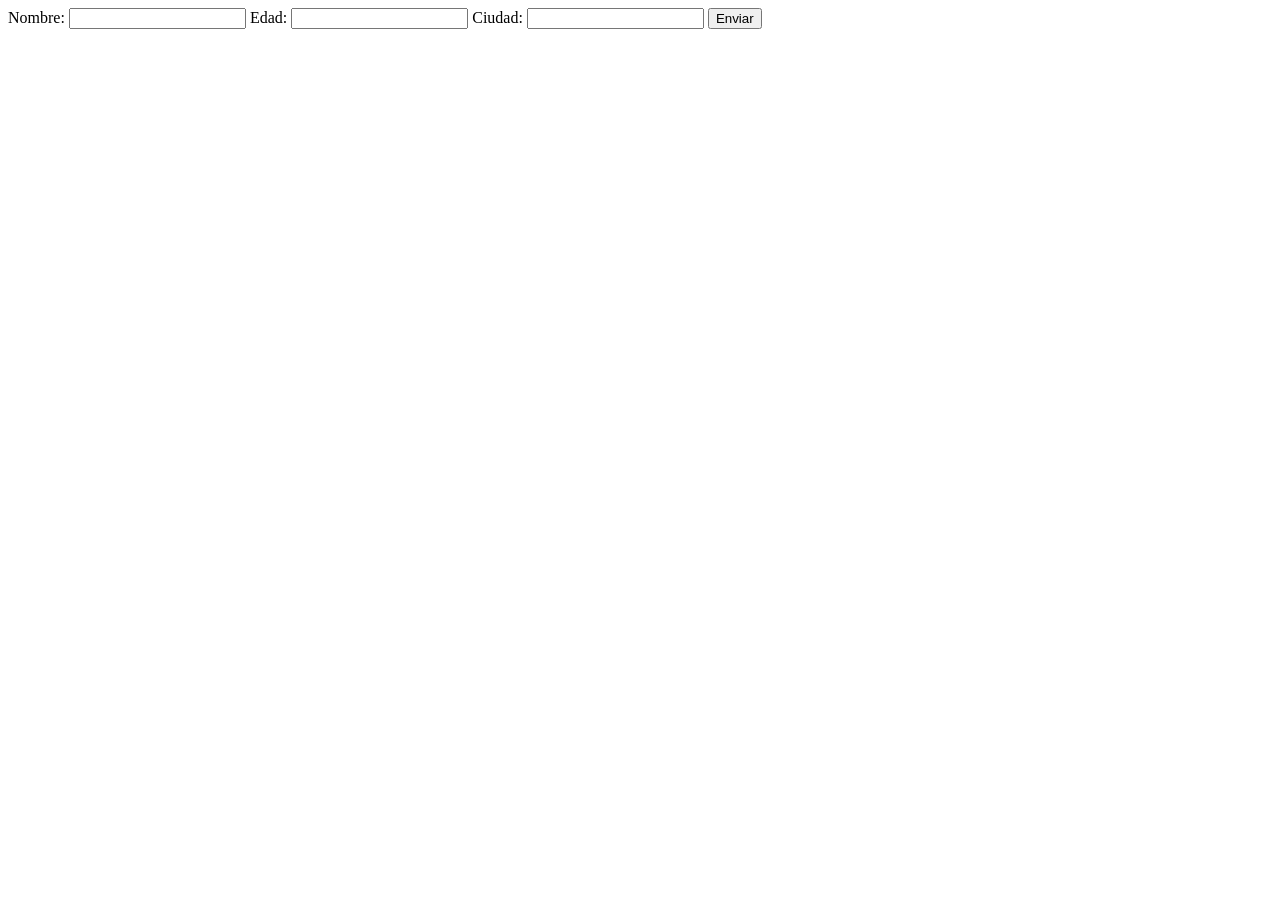
<file: index.html>
<!DOCTYPE html>
<html lang="en">

<head>
    <meta charset="UTF-8">
    <meta name="viewport" content="width=device-width, initial-scale=1.0">
    <title>Document</title>
</head>

<body>

    <form action="https://httpbin.org/post" method="post">
        <label for="nombre">Nombre:</label>
        <input type="text" id="nombre" name="nombre">

        <label for="edad">Edad:</label>
        <input type="number" id="Edad" name="edad">

        <label for="Ciudad">Ciudad:</label>
        <input type="text" id="Ciudad" name="Ciudad">

        <button type="submit">Enviar</button>
    </form>

</body>

</html>
</file>
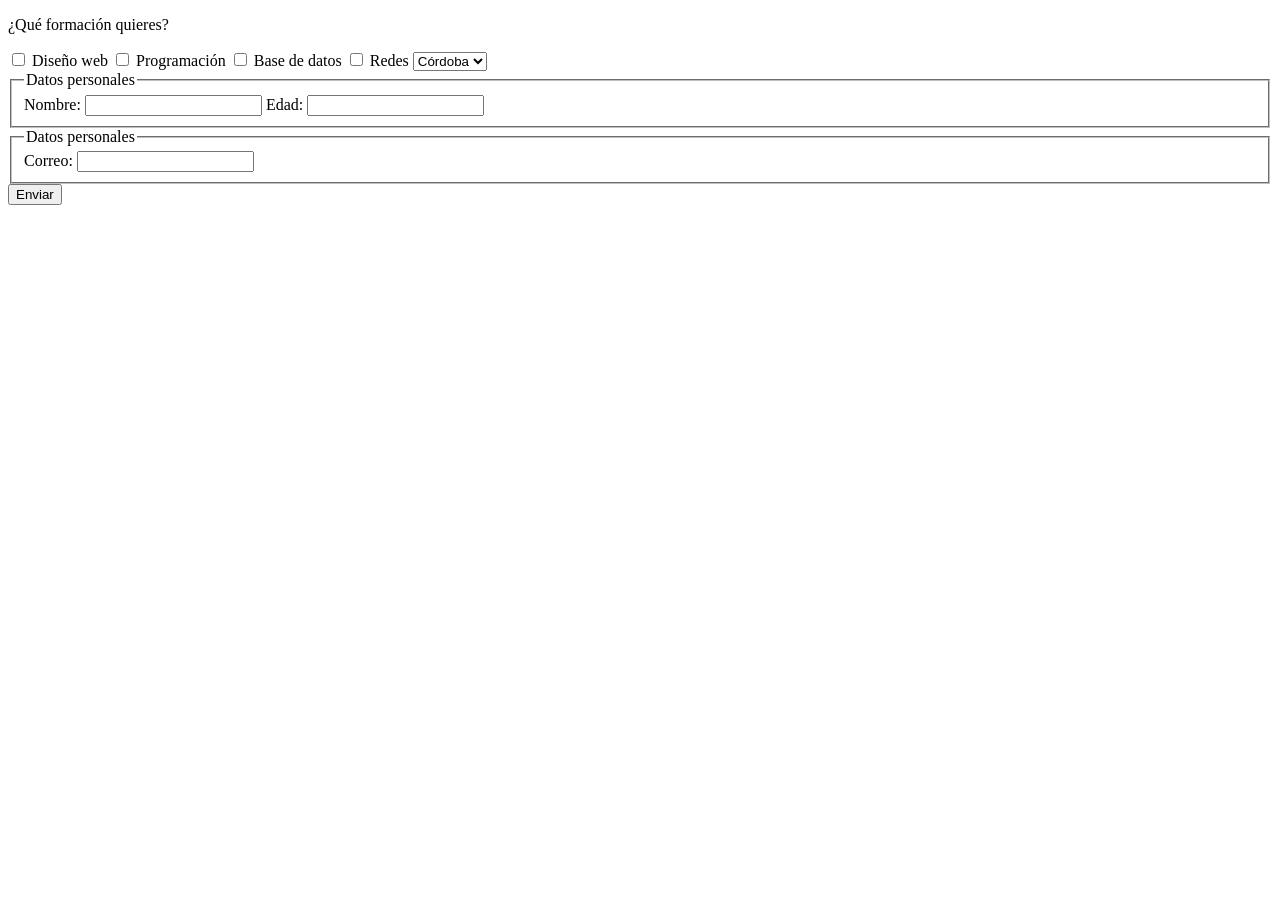
<file: Contacto.html>
<!DOCTYPE html>
<html lang="en">

<head>
    <meta charset="UTF-8">
    <meta name="viewport" content="width=device-width, initial-scale=1.0">
    <title>Document</title>
</head>

<body>
    <form action="https://httpbin.org/get" method="get">
        <p>¿Qué formación quieres?</p>

        <input type="checkbox" id="diseño-web" name="intereses" value="diseño-web">
        <label for="diseño-web">Diseño web</label>


        <input type="checkbox" id="Programación" name="intereses" value="Programación">
        <label for="Programación">Programación</label>


        <input type="checkbox" id="Base-de-datos" name="intereses" value="Base-de-datos">
        <label for="Base-de-datos">Base de datos</label>



        <input type="checkbox" id="Redes" name="intereses" value="Redes">
        <label for="Redes">Redes</label>

        <!-- <select id="pago" name="pago">
            <option value="tarjeta">Tarjeta bancaria</option>
            <option value="paypal">Paypal</option>
            <option value="transferencia">Transferencia</option>
            <option value="efectivo">Efectivo</option> </select>-->


        <select id="pago" name="pago">
            <option value="cordoba">Córdoba</option>
            <option value="almeria">Almería</option>
            <option value="cadiz">Cádiz</option>
            <option value="huelva">Huelva</option>
        </select>

        <fieldset>
            <legend>Datos personales</legend>
            <label for="nombre">Nombre:</label>
            <input type="text" id="nombre" name="nombre">
            <label for="edad">Edad:</label>
            <input type="number" id="edad" name="edad">

        </fieldset>

         <fieldset>
            <legend>Datos personales</legend>
            <label for="correo">Correo:</label>
            <input type="email" id="correo" name="correo">
           

        </fieldset>


        <!--   <label for="Turno">Mañana:</label>
            <input type="radio" id="mañana" name="Mañana">

            <label for="Turno">Tarde:</label>
            <input type="radio" id="Tarde" name="Tarde">

            <label for="Turno">Noche:</label>
            <input type="radio" id="Noche" name="Noche">-->





        <!---- <label for="correo">Correo:</label>
            <input type="email" id="email" name="email">

            <label for="asunto">Asunto:</label>
            <input type="text" name="asunto" />

            <label for="textoLargo"></label>
            <textarea name="textoLargo"></textarea>-->


        <button type="submit">Enviar</button>
    </form>
</body>

</html>
</file>
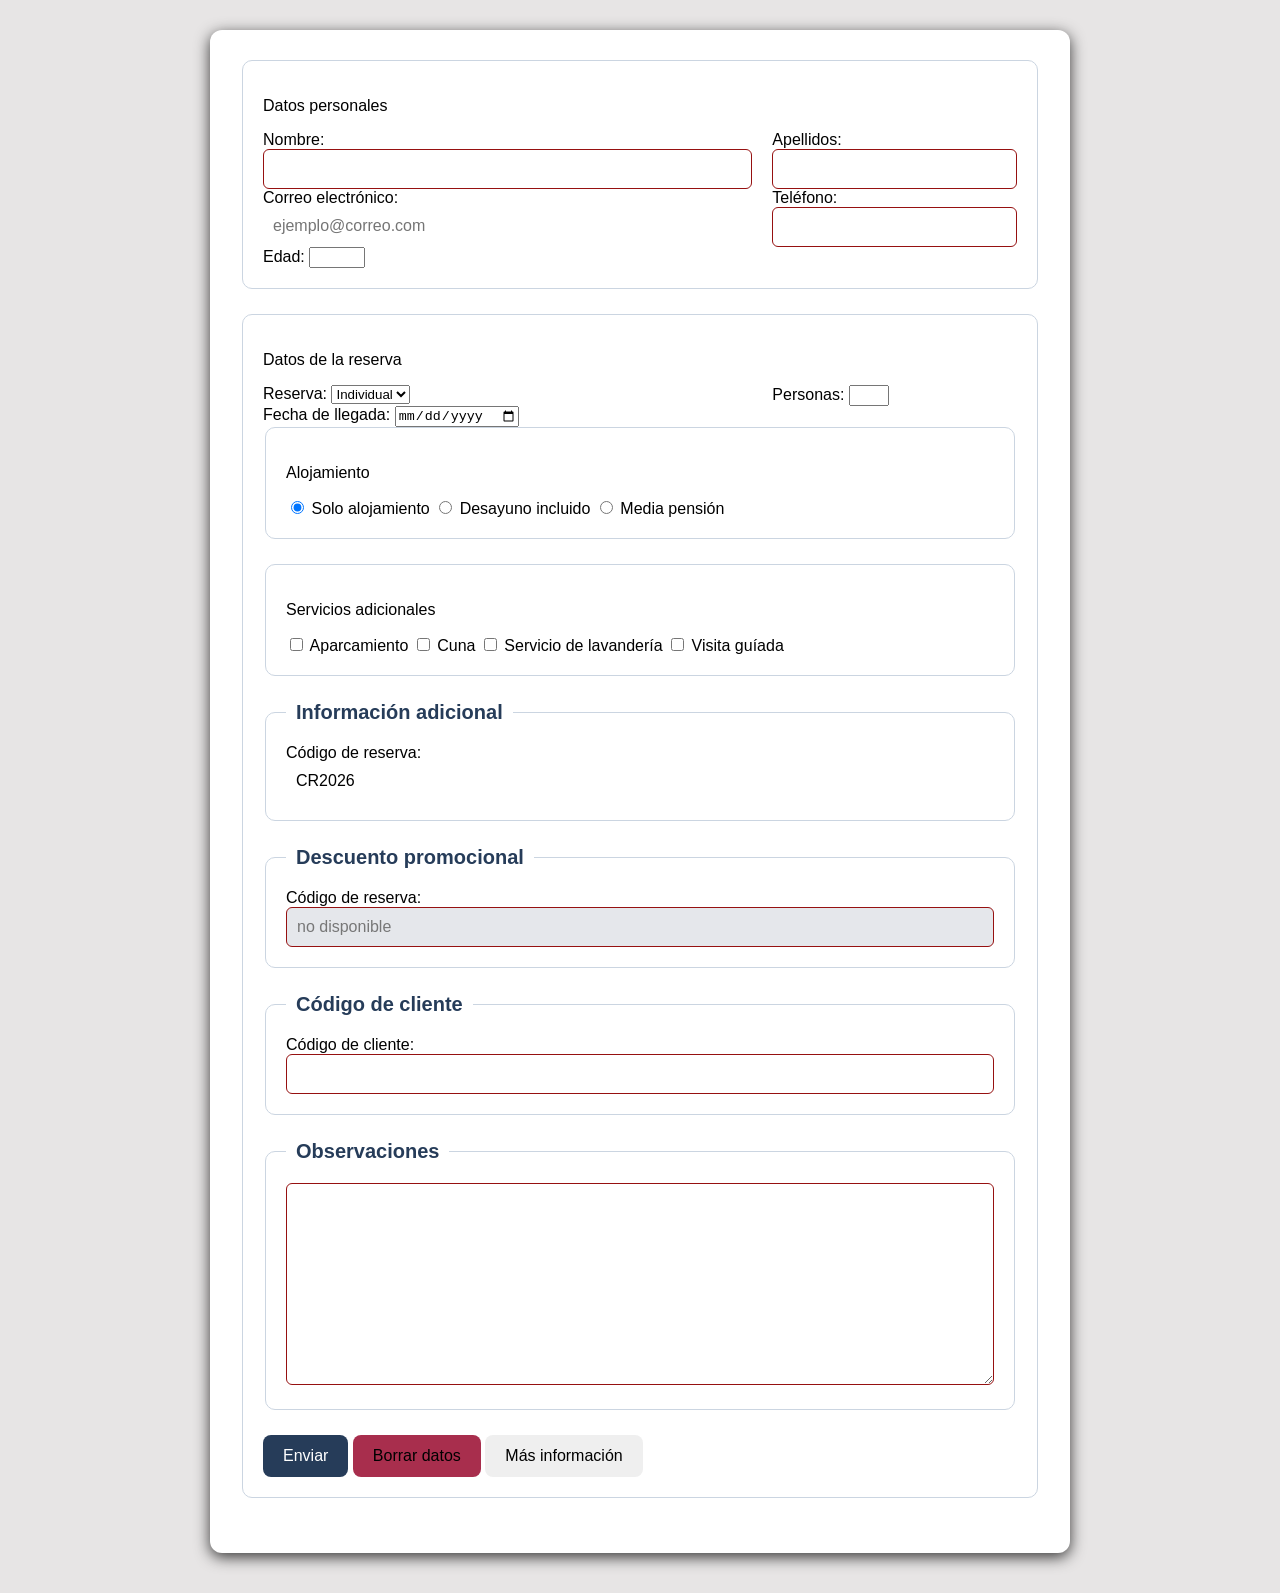
<file: ejercicio2.html>
<!DOCTYPE html>
<html lang="en">

<head>
    <meta charset="UTF-8">
    <meta name="viewport" content="width=device-width, initial-scale=1.0">
    <title>Document</title>

    <link rel="stylesheet" href="style.css">
</head>

<body>

    <form action="https://httpbin.org/get" method="get">


        <fieldset>
            <p>Datos personales</p>

            <!-- <label for="nombre">Nombre:</label>
            <input type="text" id="nombre" name="nombre" minlength="3" autofocus>

            <label for="apellido">Apellido:</label>
            <input type="text" id="Edad" name="apellido">-->

            <div class="fila">

                <div class="campo">
                    <label for="nombre">Nombre:</label>
                    <input type="text" id="nombre" name="nombre">
                </div>

                <div class="campo">
                    <label for="apellidos">Apellidos:</label>
                    <input type="text" id="apellidos" name="apellidos">
                </div>

            </div>

            <div class="fila">

                <div class="campo">

                    <label for="correo">Correo electrónico:</label>
                    <input type="email" id="correo" name="correo" placeholder="ejemplo@correo.com" required>

                </div>
                <div class="campo">
                    <label for="telefono">Teléfono:</label>
                    <input type="text" id="telefono" name="Teléfono">
                </div>
            </div>



            <label for="edad">Edad:</label>
            <input type="number" id="Edad" name="edad" min="18" max="100">


        </fieldset>


        <fieldset>

            <p>Datos de la reserva</p>

            <div class="fila">
                <div class="campo">
                    <label for="reserva">Reserva:</label>

                    <select id="reserva" name="reserva">
                        <option value="individual">Individual</option>
                        <option value="doble">Doble</option>
                        <option value="familiar">Familiar</option>

                    </select>
                </div>

                <div class="campo">
                    <label for="personas">Personas:</label>
                    <input type="number" id="personas" name="personas" min="1" max="6">
                </div>
            </div>

            <label for="fecha de llegada">Fecha de llegada:</label>
            <input type="date" id="fecha de llegada" name="fecha de llegada">




            <fieldset>
                <P>Alojamiento</P>
                <input type="radio" id="Solo alojamiento" name="alojamiento" value="solo alojamiento" checked>
                <label for="Solo alojamiento">Solo alojamiento</label>

                <input type="radio" id="Desayuno incluido" name="alojamiento" value="Desayuno incluido">
                <label for="Desayuno incluido">Desayuno incluido</label>

                <input type="radio" id="Media pension" name="alojamiento" value="Media pension">
                <label for="Media pension">Media pensión</label>


            </fieldset>

            <fieldset>

                <p>Servicios adicionales</p>

                <input type="checkbox" id="Aparcamiento" name="option" value="Aparcamiento">
                <label for="Aparcamiento">Aparcamiento</label>

                <input type="checkbox" id="Cuna" name="option" value="Cuna">
                <label for="Cuna">Cuna</label>

                <input type="checkbox" id="Servicio de lavandería" name="option" value="Servicio de lavanderia">
                <label for="Servicio de lavanderia">Servicio de lavandería</label>

                <input type="checkbox" id="Visita guiada" name="option" value="Visita guiada">
                <label for="Visita guiada">Visita guíada</label>


            </fieldset>


            <fieldset>
                <legend>Información adicional</legend>
                <label for="codigo">Código de reserva:</label>
                <input type="text" id="codigo" name="codigo" value="CR2026" readonly required>
            </fieldset>

            <fieldset>
                <legend>Descuento promocional</legend>
                <label for="codigo">Código de reserva:</label>
                <input type="text" id="codigo" name="codigo" value="no disponible" disabled>
            </fieldset>

            <fieldset>
                <legend>Código de cliente</legend>

                <label for="codigo">Código de cliente:</label>
                <input type="text" id="codigo" name="Codigo">

            </fieldset>


            <fieldset>
                <legend>Observaciones</legend>

                <textarea id="Mensaje" name="Mensaje" rows="10" cols="40"></textarea>

            </fieldset>




            <button type="submit" class="enviar">Enviar</button>

            <button type="reset" class="borrar">Borrar datos</button>
            <button type="button" popovertarget="informacion">Más información</button>

            <div id="informacion" popover>
                <h1>Nuestro alojamiento</h1>
                <h3>Dirección</h3>
                


                <p>Calle Baritono Aguilar 1</p>
                <button type="button" popovertarget="informacion" popovertargetaction="hide">Cerrar</button>
            </div>

    </form>


</body>

</html>
</file>
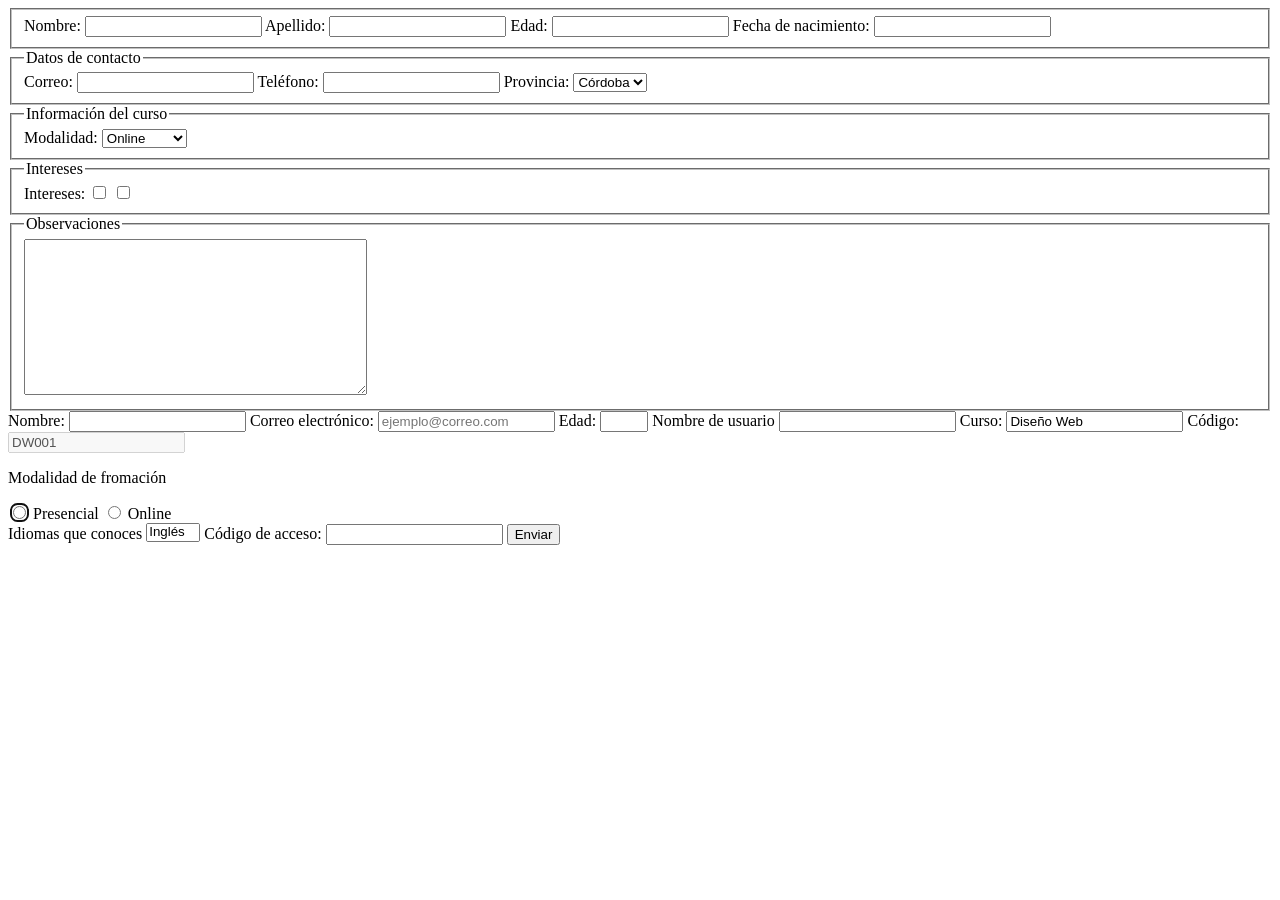
<file: ejercicios.html>
<!DOCTYPE html>
<html lang="en">

<head>
    <meta charset="UTF-8">
    <meta name="viewport" content="width=device-width, initial-scale=1.0">
    <title>Document</title>
</head>

<body>
    <form action="https://httpbin.org/post" method="post">
        <fieldset>
            <label for="nombre">Nombre:</label>
            <input type="text" id="nombre" name="nombre">

            <label for="apellido">Apellido:</label>
            <input type="number" id="Edad" name="apellido">

            <label for="edad">Edad:</label>
            <input type="number" id="Edad" name="edad">

            <label for="fecha-de-nacimiento">Fecha de nacimiento:</label>
            <input type="text" id="fecha-de-nacimiento" name="Fecha de nacimiento">

        </fieldset>
        <fieldset>
            <legend>Datos de contacto</legend>

            <label for="correo">Correo:</label>
            <input type="email" id="correo" name="correo">

            <label for="telefono">Teléfono:</label>
            <input type="text" id="telefono" name="Teléfono">

            <label for="provincia">Provincia:</label>
            <select id="provincia" name="Provincia">
                <option value="cordoba">Córdoba</option>
                <option value="huelva">Huelva</option>
                <option value="almeria">Almería</option>

            </select>
        </fieldset>

        <fieldset>
            <legend>Información del curso</legend>

            <label for="Modalidad">Modalidad:</label>
            <select id="Modalidad" name="Modalidad">
                <option value="online">Online</option>
                <option value="presencial">Presencial</option>
                <option value="hibrido">Híbrido</option>


            </select>
        </fieldset>

        <fieldset>
            <legend>Intereses</legend>

            <label for="Intereses">Intereses:</label>



            <input type="checkbox" id="Marketing" name="option" value="Marketing">
            <input type="checkbox" id="Informatica" name="option" value="Informatica">
        </fieldset>

        <fieldset>
            <legend>Observaciones</legend>

            <textarea id="Mensaje" name="Mensaje" rows="10" cols="40"></textarea>

        </fieldset>


        <from>

            <label for="nombre">Nombre:</label>
            <input type="text" id="nombre" name="nombre" required>

        </from>

        <label for="correo">Correo electrónico:</label>
        <input type="email" id="correo" name="correo" placeholder="ejemplo@correo.com">

        <label for="edad">Edad:</label>
        <input type="number" id="edad" name="edad" min="18" max="65">

        <label for="usuario">Nombre de usuario</label>
        <input type="text" id="usuario" name="usuario" minlength="4" maxlength="15">

        <form action="https://httpbin.org/get" method="get">
            <label for="curso">Curso:</label>
            <input type="text" id="curso" name="curso" value="Diseño Web" readonly>

            <label for="código">Código:</label>
            <input type="text" id="codigo" name="codigo" value="DW001" disabled>

        </form>

        <P>Modalidad de fromación</P>
        <input type="radio" id="presencial" name="modalidad" value="presencial" autofocus>
        <label for="presencial">Presencial</label>
        <input type="radio" id="online" name="modalidad" value="online">
        <label for="online">Online</label>

        <br>
        <label for="idiomas">Idiomas que conoces</label>
        <select id="idiomas" name="idiomas" multiple size="1">
            <option value="ingles">Inglés</option>
            <option value="frances">Francés</option>
            <option value="aleman">Alemán</option>
            <option value="italiano">Italiano</option>

        </select>

        <label for="codigo">Código de acceso:</label>
        <input type="text" id="codigo" name="codigo" pattern="[0-9]{4}" title="Introduce cuatro números" required>
            <button type="submit">Enviar</button>
    </form>
</body>

</html>
</file>
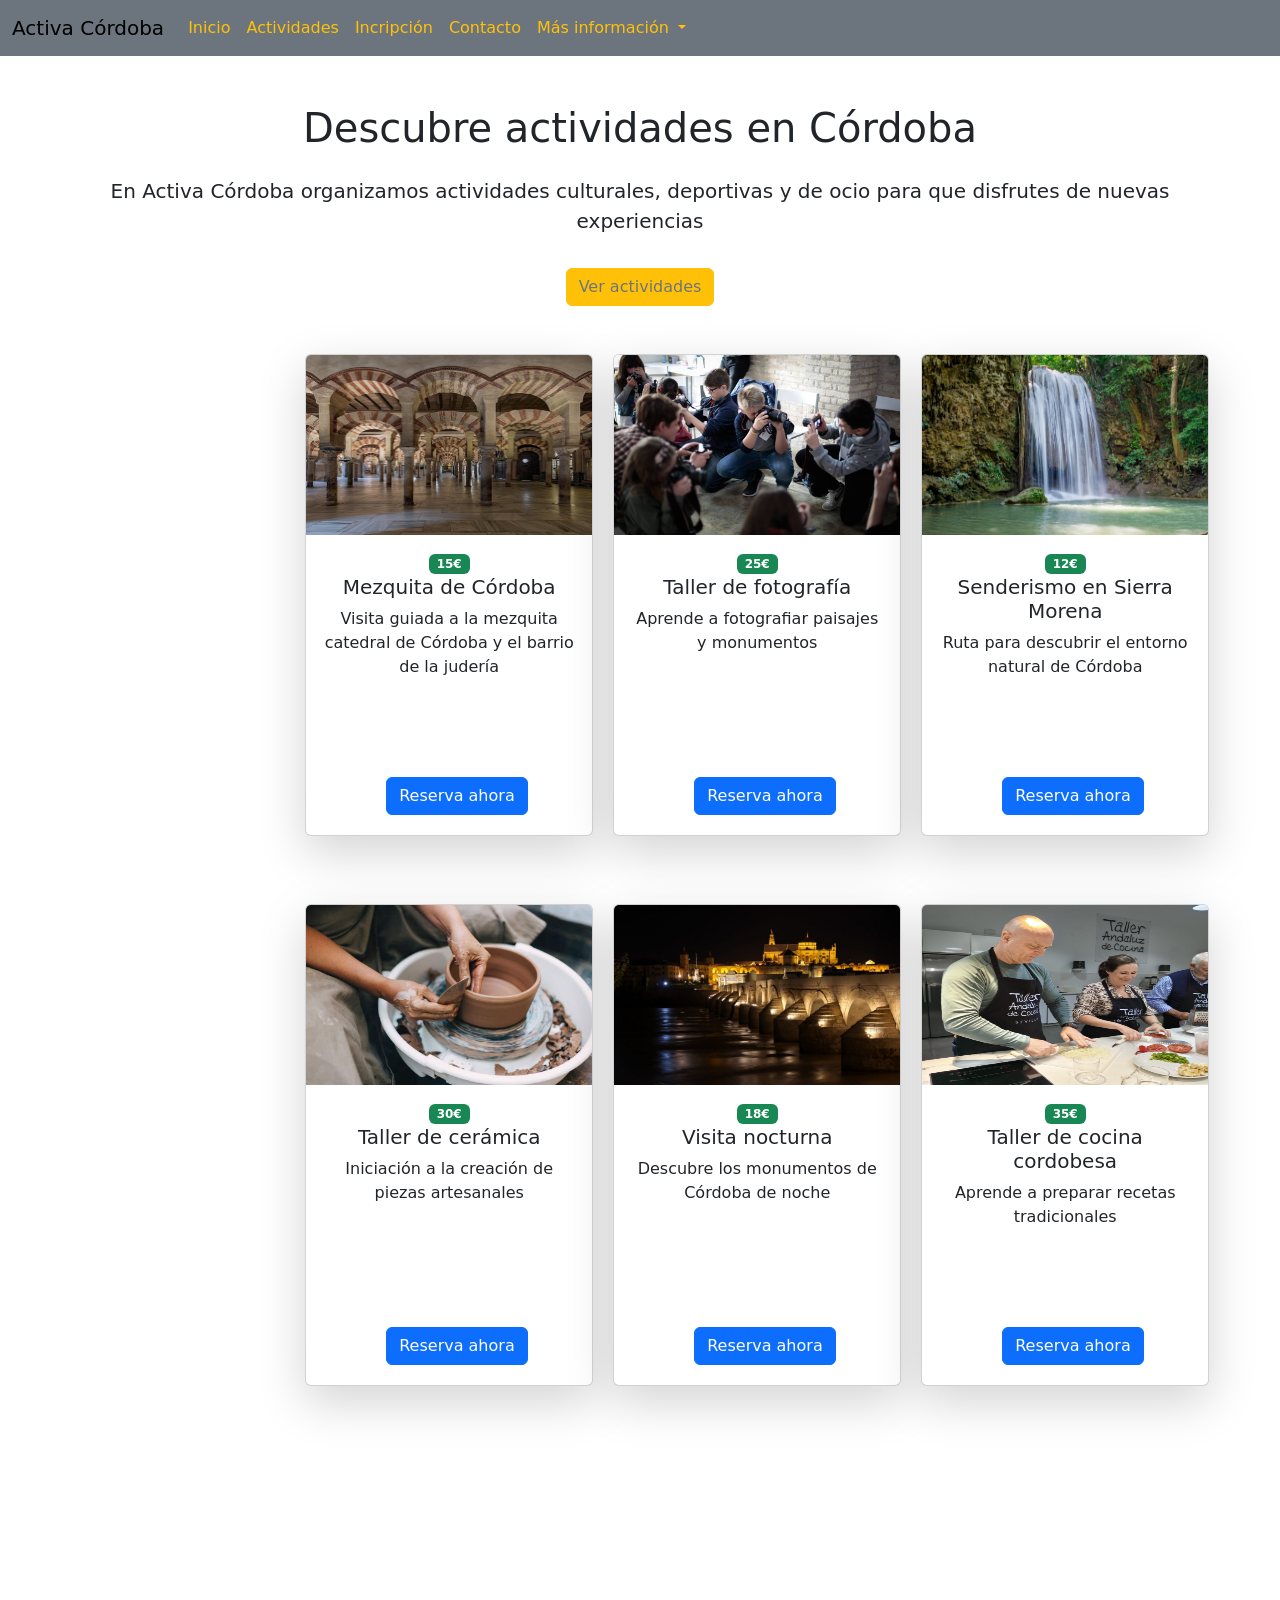
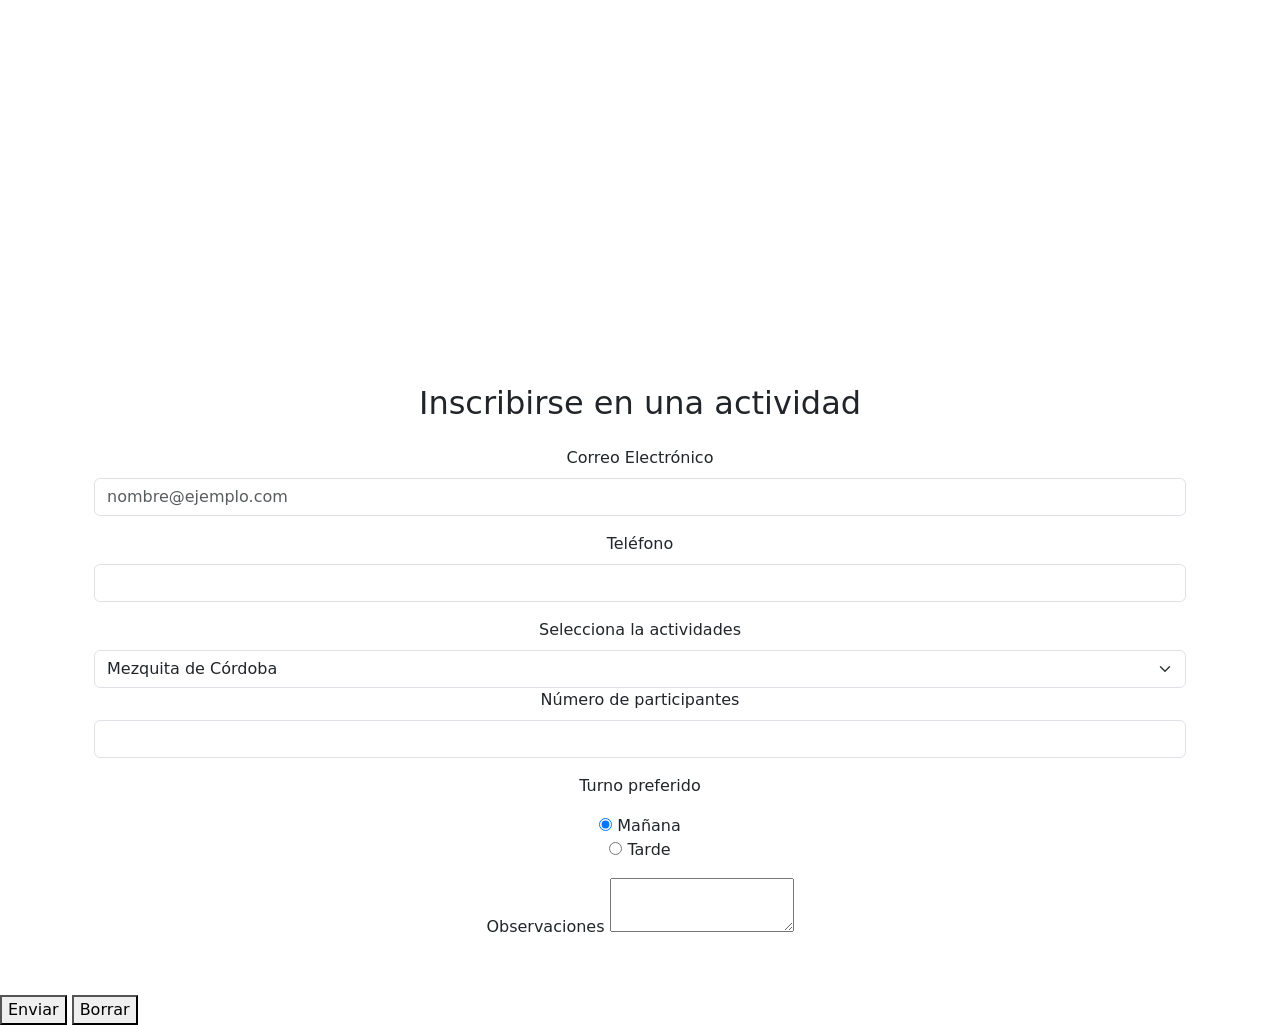
<file: Bootstrap/index2.html>
<!DOCTYPE html>
<html lang="en">

<head>
    <meta charset="UTF-8">
    <meta name="viewport" content="width=device-width, initial-scale=1.0">
    <title>ActivaCórdoba</title>

    <link href="./recursos/bootstrap.min.css" rel="stylesheet">
    <link href="estilos.css" rel="stylesheet">

</head>

<body>
    <nav class="navbar navbar-expand-lg bg-secondary">
        <div class="container-fluid">
            <a class="navbar-brand" href="#">Activa Córdoba</a>
            <button class="navbar-toggler" type="button" data-bs-toggle="collapse" data-bs-target="#navbarNavDropdown"
                aria-controls="navbarNavDropdown" aria-expanded="false" aria-label="Toggle navigation">
                <span class="navbar-toggler-icon"></span>
            </button>
            <div class="collapse navbar-collapse" id="navbarNavDropdown">
                <ul class="navbar-nav">
                    <li class="nav-item">
                        <a class="nav-link active text-warning" aria-current="page" href="#">Inicio</a>
                    </li>
                    <li class="nav-item">
                        <a class="nav-link text-warning" href="#">Actividades</a>
                    </li>
                    <li class="nav-item">
                        <a class="nav-link text-warning" href="#">Incripción</a>
                    </li>
                    <li class="nav-item">
                        <a class="nav-link text-warning" href="#">Contacto</a>
                    </li>

                    <li class="nav-item dropdown">
                        <a class="nav-link dropdown-toggle text-warning" href="#" role="button"
                            data-bs-toggle="dropdown" aria-expanded="false">


                            Más información
                        </a>
                        <ul class="dropdown-menu">
                            <li><a class="dropdown-item" href="#">Action</a></li>
                            <li><a class="dropdown-item" href="#">Another action</a></li>
                            <li><a class="dropdown-item" href="#">Something else here</a></li>
                        </ul>
                    </li>
                </ul>
            </div>
        </div>
    </nav>

    <main class="container text-center mt-5">
        <h1 class="mb-4"> Descubre actividades en Córdoba</h1>
        <p class="lead">En Activa Córdoba organizamos actividades culturales, deportivas y de ocio para que disfrutes de
            nuevas
            experiencias</p>

        <a href="#actividades" class="btn btn-warning text-secondary mt-3">Ver actividades</a>




        <div style="display: grid; grid-template-columns: 1fr 1fr 1fr; grid-template-rows: 1fr 1fr 1fr; gap: 20px; width: 60%; margin: auto"
            ;>
            <div class=" card shadow-lg mt-5" style="width: 18rem;">
                <img src="img/mezquita (2).jpg" class="card-img-top" alt="mezquita">
                <div class="card-body">
                    <span class="badge text-bg-success">15€</span>
                    <h5 class="card-title">Mezquita de Córdoba</h5>
                    <p class="card-text">Visita guiada a la mezquita catedral de Córdoba y el barrio de la judería</p>
                    <a href="#" class="btn btn-primary">Reserva ahora</a>
                </div>
            </div>

            <div class="card shadow-lg mt-5" style="width: 18rem;">
                <img src="img/tallerdefotografia.jpg" class="card-img-top" alt="tallerdefotografia">
                <div class="card-body">
                    <span class="badge text-bg-success">25€</span>
                    <h5 class="card-title">Taller de fotografía</h5>
                    <p class="card-text">Aprende a fotografiar paisajes y monumentos</p>
                    <a href="#" class="btn btn-primary">Reserva ahora</a>
                </div>
            </div>

            <div class="card shadow-lg mt-5" style="width: 18rem;">
                <img src="img/Senderismo.jpg" class="card-img-top" alt="Senderismo">
                <div class="card-body">
                    <span class="badge text-bg-success">12€</span>
                    <h5 class="card-title">Senderismo en Sierra Morena</h5>
                    <p class="card-text">Ruta para descubrir el entorno natural de Córdoba</p>
                    <a href="#" class="btn btn-primary">Reserva ahora</a>
                </div>
            </div>

            <div class="card shadow-lg mt-5" style="width: 18rem;">
                <img src="img/Tallerdeceramica.jpg" class="card-img-top" alt="Tallerdeceramica">
                <div class="card-body">
                    <span class="badge text-bg-success">30€</span>
                    <h5 class="card-title">Taller de cerámica</h5>
                    <p class="card-text">Iniciación a la creación de piezas artesanales</p>
                    <a href="#" class="btn btn-primary">Reserva ahora</a>
                </div>
            </div>

            <div class="card shadow-lg mt-5" style="width: 18rem;">
                <img src="img/visitanocturna.jpg" class="card-img-top" alt="visitanocturna">
                <div class="card-body">
                    <span class="badge text-bg-success">18€</span>
                    <h5 class="card-title">Visita nocturna</h5>
                    <p class="card-text">Descubre los monumentos de Córdoba de noche</p>
                    <a href="#" class="btn btn-primary">Reserva ahora</a>
                </div>
            </div>

            <div class="card shadow-lg mt-5" style="width: 18rem;">
                <img src="img/tallercocina.jpg" class="card-img-top" alt="tallercocina">
                <div class="card-body">
                    <span class="badge text-bg-success">35€</span>
                    <h5 class="card-title">Taller de cocina cordobesa</h5>
                    <p class="card-text">Aprende a preparar recetas tradicionales</p>
                    <a href="#" class="btn btn-primary">Reserva ahora</a>
                </div>
            </div>


        </div>


        <section id="inscripcion" class="container my-5">
            <h2 class="text-center mb-4">Inscribirse en una actividad</h2>
            <form action="https://httpbin.org/get" method="get"></form>

            <div class="mb-3">
                <label for="correo" class="form-label">Correo Electrónico</label>
                <input type="email" class="form-control" id="correo" placeholder="nombre@ejemplo.com">
            </div>

            <div class="mb-3">
                <label for="telefono" class="form-label">Teléfono</label>
                <input type="tel" class="form-control" id="telefono">
            </div>

            <div class="form-field">



                <label for="fieldSelect" class="form-label">Selecciona la actividades</label>
                <select class="form-select" id="fieldSelect">
                    <option selected>Mezquita de Córdoba</option>
                    <option value="1">Taller de fotografía</option>
                    <option value="2">Senderismo en Sierra Morena</option>
                    <option value="3">Taller de cerámica</option>
                    <option value="4">Visita nocturno</option>
                    <option value="5">Taller de cocina cordobesa
                    </option>
                </select>
            </div>

            <div class="mb-3">
                <label for="participantes" class="form-label">Número de participantes</label>
                <input type="number" class="form-control" id="participantes" min="1" max="5">
            </div>

            <div>
                <div class="mb-3">

                    <p clas="form-label">Turno preferido</p>
                    <div class="from-check">

                        <input class="from-check-input" type="radio" name="turno" id="mañana" value="mañana" checked>
                        <label class="from-check-label" for="manana">Mañana</label>
                    </div>

                    <div class="from-check">

                        <input class="from-check-input" type="radio" name="turno" id="tarde" value="tarde">
                        <label class="from-check-label" for="tarde">Tarde</label>
                    </div>

                </div>

                <div class="mb-3">
                    <label for="observaciones" class="form-label">Observaciones</label>

                    <textarea></textarea>

                </div>

        </section>


    </main>
    <script src="./recursos/bootstrap.min.js"></script>


    <button type="reset">Enviar</button>
    <button type="submit">Borrar</button>
</body>

</html>
</file>
<file: style.css>
@font-face {
    font-family: montserrat;
    src: url(Montserrat-Italic-VariableFont_wght.ttf);
}

body {
    background-color: rgb(231, 229, 229);
    font-family: Arial, Helvetica, sans-serif
}

select {
    font-family: Arial, Helvetica, sans-serif
}

form {
    max-width: 800px;
    margin: 30px auto;
    padding: 30px;
    background-color: white;
    border-radius: 12px;
    box-shadow: 0 4px 15px rgba(0, 0, 0, 0.767)
}

input[type="text"] {
    width: 100%;
    padding: 10px;
    border: 1px solid #961111;
    border-radius: 6px;
    font-size: 16px;
    box-sizing: border-box;
}

input[type="email"] {
    width: 100%;
    padding: 10px;
    border: 1px solid #2a3de0;
    border-radius: 6px;
    font-size: 16px;
    box-sizing: border-box;
}

input:focus {
    background-color: rgb(173, 206, 255);
}

select:focus textarea:focus {
    border-color: #1976a3;
    outline: 2px solid #b8dcef;
}

input:disabled {
    background-color: #e5e7eb;
    color: #777;
    cursor: not-allowed;
}

input:required {
    border: 5px;
    border-color: #961111;
}

input:required:valid {
    border-color: green;
}

input:required:invalid {
    border-color: #961111;
}



textarea {
    width: 100%;
    padding: 10px;
    border: 1px solid #961111;
    border-radius: 6px;
    font-size: 16px;
    box-sizing: border-box;
}

.fila {
    display: grid;
    grid-template-columns: 2fr 1fr;
    gap: 20px;
}

fieldset {
    border: 1px solid #cbd5e1;
    border-radius: 10px;
    padding: 20px;
    margin-bottom: 25px;
}

legend {
    font-size: 20px;
    font-weight: bold;
    color: #263c59;
    padding: 0 10px;
}

button {
    padding: 12px 20px;
    border: none;
    border-radius: 8px;
    cursor: pointer;
    font-size: 16px;
    transition: background-color 0.3 ease;
}

.enviar {
    background-color: #263c59;
    color: white;
}

.borrar {
    background-color: #a82e4d;
}

.enviar:hover {
    background-color: #1976a3;
}

.borrar:hover {
    background-color: #e41717;
}

[popover] {
    width: 400px;
    padding: 25px;
    background-color: white;
    border: none;
    border-radius: 12px;
    box-shadow: 0 5px 20px rgba(0, 0, 0, 0.3);
}

[popover]::backdrop {
    background-color: rgba(0, 0, 0, 0.5);
}

[popover]::backdrop {
      backdrop-filter: blur(4px)}
</file>
<file: Bootstrap/estilos.css>
.text-indigo-500 {
    color: aquamarine;
}

.card-img-top {
    height: 180px;
}


.card-body{
    height: 300px;
    position: relative;
}

.card-body .btn {
    position: absolute;
    bottom: 20px;
    left: 80px;
}
</file>
